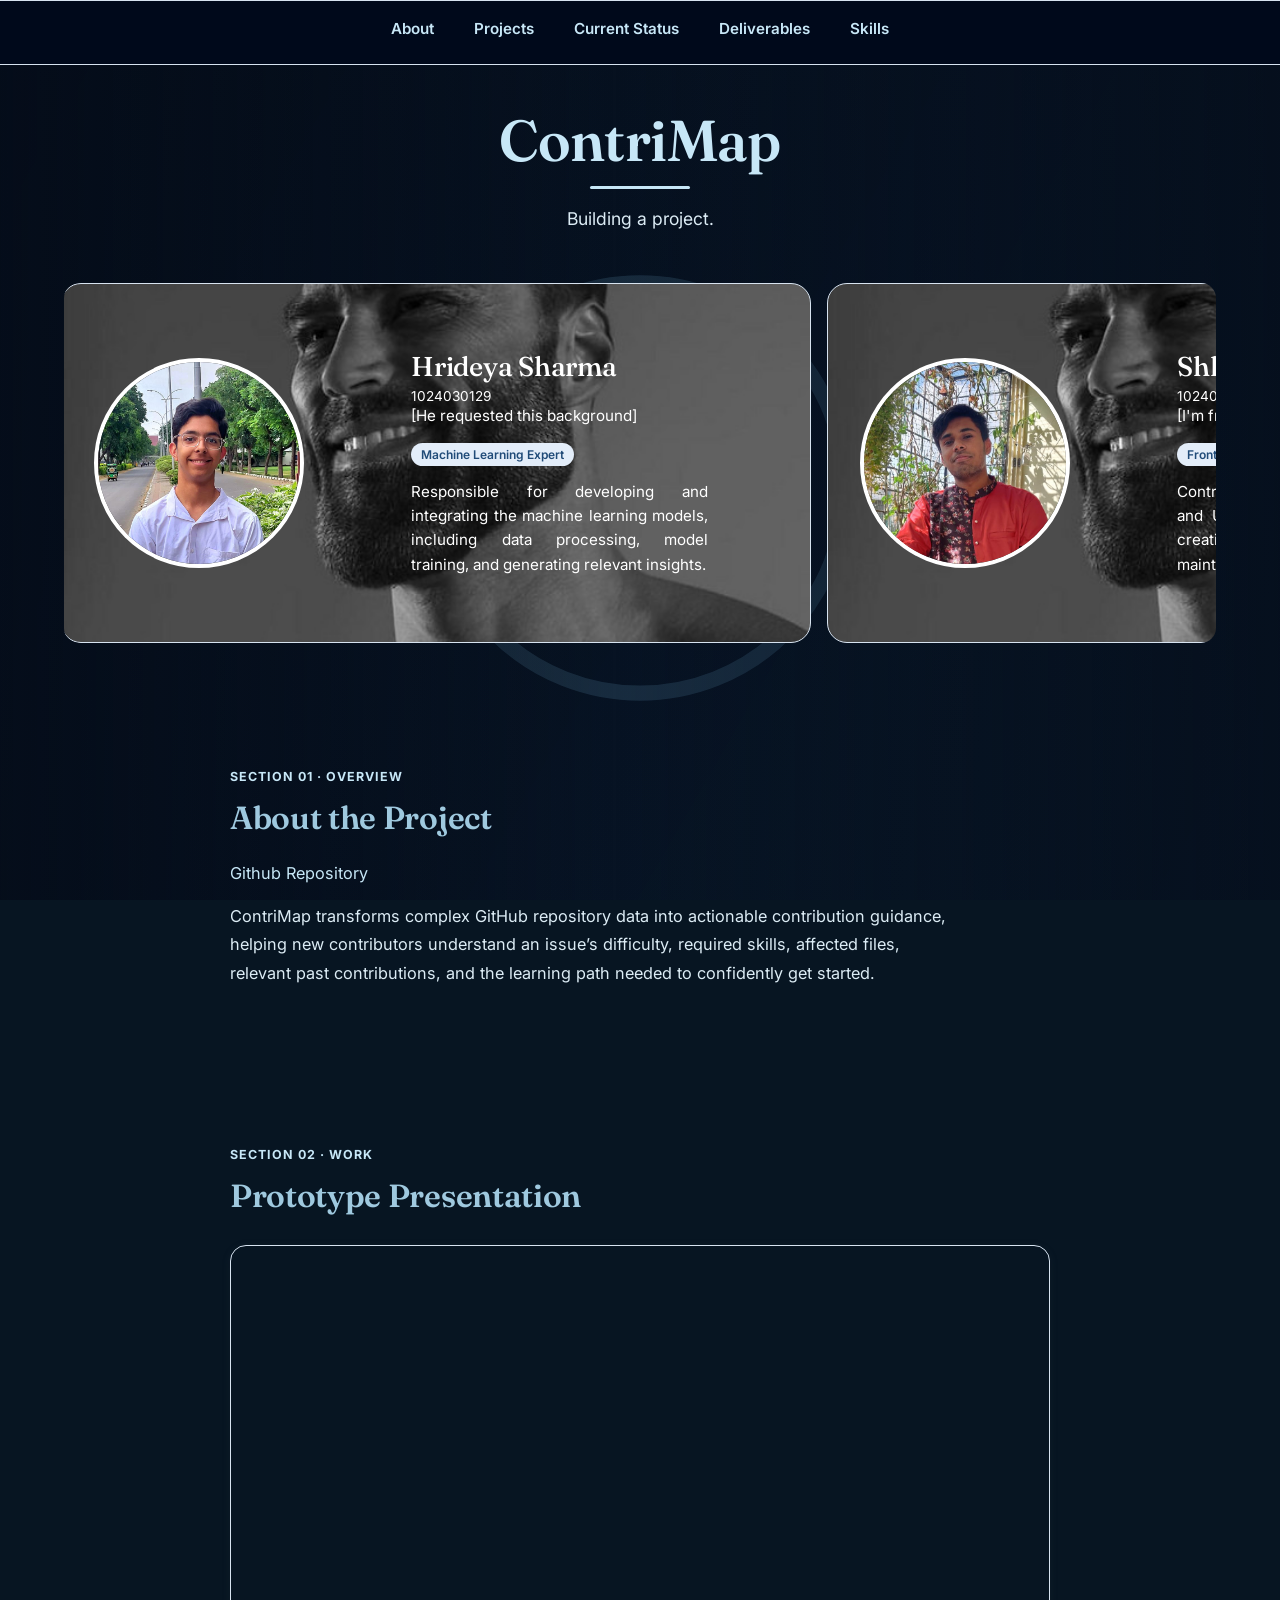
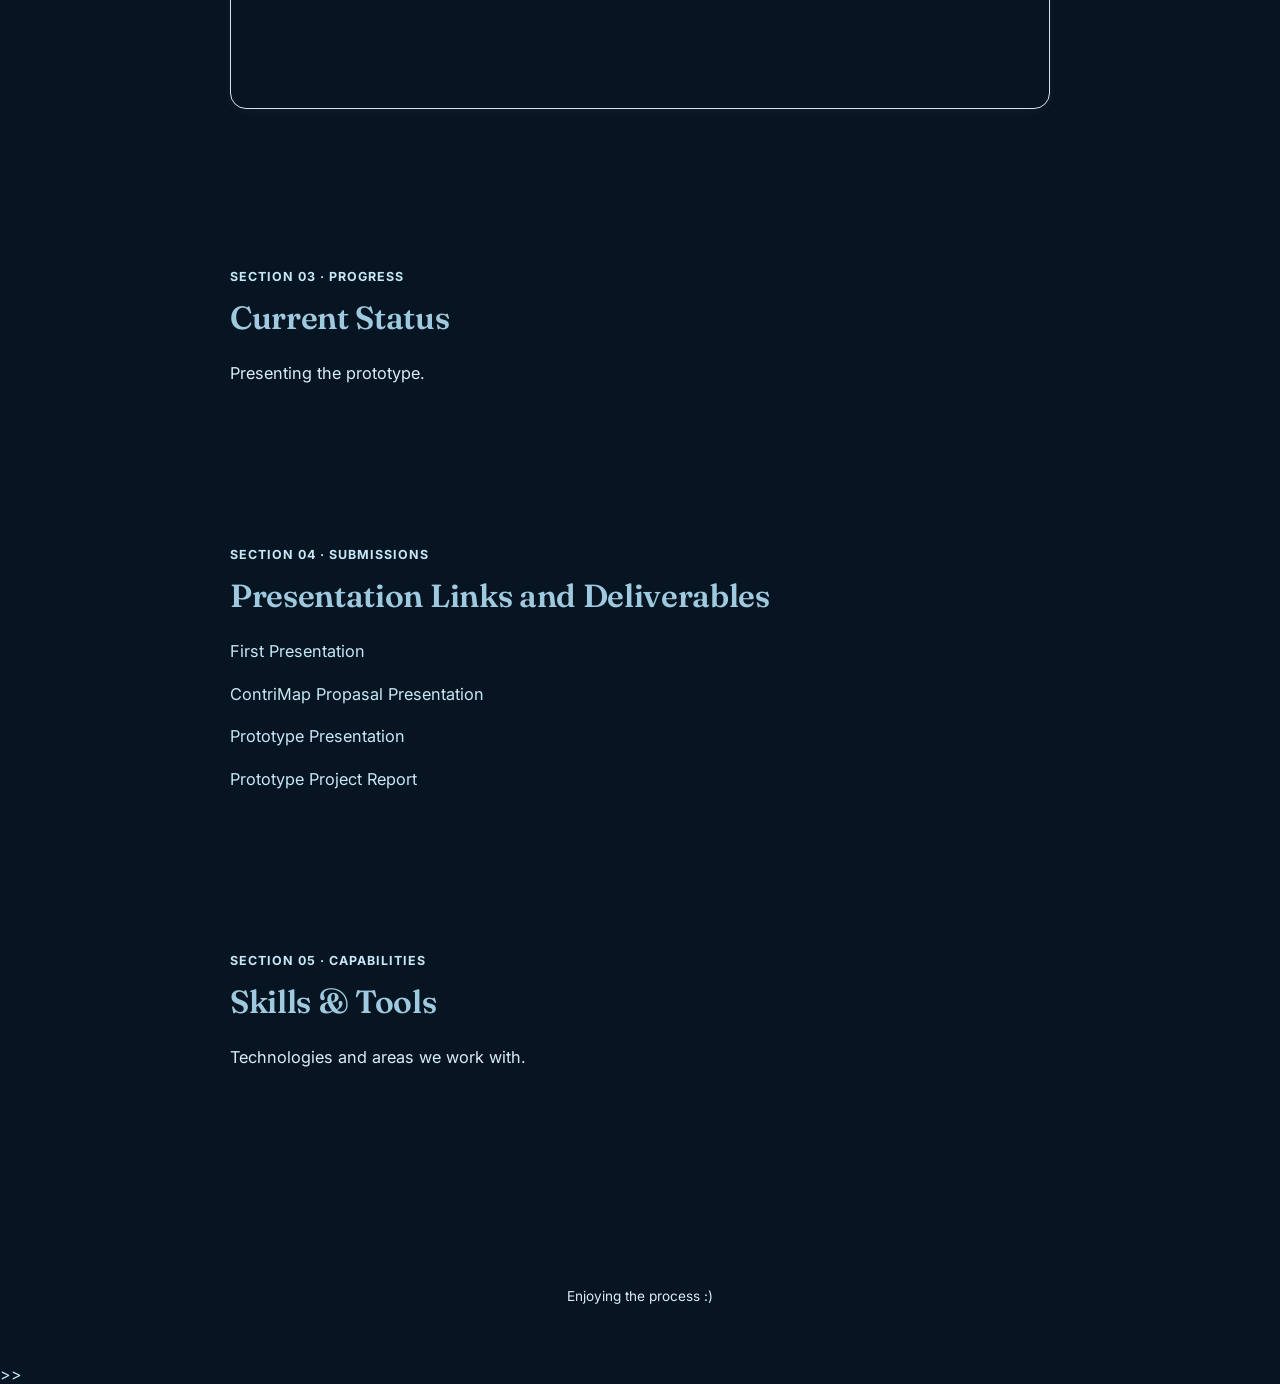
<file: index.html>
<!DOCTYPE html>
<html lang="en">
<head>
<meta charset="UTF-8">
<meta name="viewport" content="width=device-width, initial-scale=1.0">
<title>ContriMap</title>
<link rel="preconnect" href="https://fonts.googleapis.com">
<link href="https://fonts.googleapis.com/css2?family=Fraunces:opsz,wght@9..144,400;9..144,500;9..144,600&family=Inter:wght@400;500;600;700&display=swap" rel="stylesheet">
<link rel="stylesheet" href="style.css">
</head>
<body>

  
  <div class="animated-logo-background" aria-hidden="true">
      <div class="animated-logo-parallax" id="logo">
          <div class="animated-logo-rotation">

              <svg viewBox="0 0 100 100" class="compass">

                  <circle
                      cx="50"
                      cy="55"
                      r="27"
                      fill="none"
                      stroke="currentColor"
                      stroke-width="2"
                  />
                 
                  <polygon
                    id="compassNeedle"
                      points="50,35 53,55 50,75 47,55"
                      fill="none"
                      stroke="currentColor"
                      stroke-width="2"
                  />

              </svg>

          </div>
      </div>
  </div>

    <div class="nav-wrap">
    <nav>
      <a href="#about" class="active">About</a>
      <a href="#projects">Projects</a>
      <a href="#status">Current Status</a>
      <a href="#deliverables">Deliverables</a>
      <a href="#skills">Skills</a>
    </nav>
  </div>
  <div class="hero">
      <h1>ContriMap</h1>
      <div class="hero-underline"></div>
      <p>Building a project.</p>
  </div>

  <!-- TEAM CAROUSEL -->


<div class="carousel">

    <!-- FIRST GROUP -->

    <div class="group">

        <!-- HRIDEYA -->

        <div class="card">

            <div class="card-left">

                <img
                    src="images/hrideya.jpeg"
                    alt="Hrideya Sharma"
                >

                <div class="card-name">

                    <h3>Hrideya Sharma</h3>

                    <span class="roll">
                        1024030129
                    </span>
                    <p>[He requested this background]</p>


                </div>

            </div>


            <div class="card-right">

                <span class="tag">
                    Machine Learning Expert
                </span>

                <p>
                    Responsible for developing and integrating the machine learning models, including data processing, model training, and generating relevant insights.
                    
                </p>

            </div>

        </div>


        <!-- SHLOK -->

        <div class="card">

            <div class="card-left">

                <img
                    src="images/shlok.jpeg"
                    alt="Shlok Shukla"
                >

                <div class="card-name">

                    <h3>Shlok Shukla</h3>

                    <span class="roll">
                        1024030131
                    </span>
                    <p>[I'm from Bangalore and I love my hair]</p>

                </div>

            </div>


            <div class="card-right">

                <span class="tag">
                    Frontend Developer & UI/UX
                </span>

                <p>
                    Contributing to frontend development and UI/UX implementation, focusing on creating interactive components and maintaining a consistent user interface.
                </p>

            </div>

        </div>


        <!-- JATIN -->

        <div class="card">

            <div class="card-left">

                <img
                    src="images/jatin.jpeg"
                    alt="Jatin Garg"
                >

                <div class="card-name">

                    <h3>Jatin Garg</h3>

                    <span class="roll">
                        1024030132
                    </span>
                    <p>[SE ki fullform kya hoti he?]</p>

                </div>

            </div>


            <div class="card-right">

                <span class="tag">
                    Backend Developer
                </span>

                <p>
                    Responsible for developing the backend, APIs, database integration, and handling communication between the frontend and the core system.
                </p>

            </div>

        </div>


        <!-- HIYAANSHI -->

        <div class="card">

            <div class="card-left">

                <img
                    src="images/hiyaanshi.jpeg"
                    alt="Hiyaanshi Makkar"
                >

                <div class="card-name">

                    <h3>Hiyaanshi Makkar</h3>

                    <span class="roll">
                        1024030142
                    </span>
                    <p>[Always hungry]</p>

                </div>

            </div>


            <div class="card-right">

                <span class="tag">
                    Frontend Developer and UI/UX
                </span>

                <p>
                    Responsible for designing the UI/UX and developing the complete frontend of the website, ensuring a responsive, intuitive, and visually consistent user experience.
                </p>

            </div>

        </div>

    </div>


    <!-- =================================
         DUPLICATE GROUP FOR INFINITE LOOP
    ================================== -->

    <div aria-hidden="true" class="group">


        <!-- HRIDEYA -->

        <div class="card">

            <div class="card-left">

                <img
                    src="images/hrideya.jpeg"
                    alt="Hrideya Sharma"
                >

                <div class="card-name">

                    <h3>Hrideya Sharma</h3>

                    <span class="roll">
                        1024030129
                    </span>

                </div>

            </div>


            <div class="card-right">

                <span class="tag">
                    Frontend Developer & UI/UX
                </span>

                <p>
                    Passionate about building intuitive and
                    responsive interfaces and creating seamless
                    user experiences through clean and efficient
                    development.
                </p>

            </div>

        </div>


        <!-- SHLOK -->

        <div class="card">

            <div class="card-left">

                <img
                    src="images/shlok.jpeg"
                    alt="Shlok Shukla"
                >

                <div class="card-name">

                    <h3>Shlok Shukla</h3>

                    <span class="roll">
                        1024030131
                    </span>

                </div>

            </div>


            <div class="card-right">

                <span class="tag">
                    Backend Developer
                </span>

                <p>
                    Focused on developing reliable backend
                    systems, APIs and database-driven
                    functionality for the project.
                </p>

            </div>

        </div>


        <!-- JATIN -->

        <div class="card">

            <div class="card-left">

                <img
                    src="images/jatin.jpeg"
                    alt="Jatin Garg"
                >

                <div class="card-name">

                    <h3>Jatin Garg</h3>

                    <span class="roll">
                        1024030132
                    </span>

                </div>

            </div>


            <div class="card-right">

                <span class="tag">
                    System & Data Developer
                </span>

                <p>
                    Works on system development, data processing
                    and implementing the technical components
                    required for the project.
                </p>

            </div>

        </div>


        <!-- HIYAANSHI -->

        <div class="card">

            <div class="card-left">

                <img
                    src="images/hiyaanshi.jpeg"
                    alt="Hiyaanshi Makkar"
                >

                <div class="card-name">

                    <h3>Hiyaanshi Makkar</h3>

                    <span class="roll">
                        1024030142
                    </span>

                </div>

            </div>


            <div class="card-right">

                <span class="tag">
                    Frontend & Project Integration
                </span>

                <p>
                    Focused on frontend development, integrating
                    project components and creating a clean and
                    engaging user experience.
                </p>

            </div>

        </div>


    </div>

</div>


  <main>

    <section id="about">
      <span class="eyebrow">Section 01 · Overview</span>
      <h2>About the Project</h2>
      <p><a href="https://github.com/hrideya163/Software_Engineering_Project">Github Repository</a></p>
      <p>ContriMap transforms complex GitHub repository data into actionable contribution guidance, helping new contributors understand an issue’s difficulty, required skills, affected files, relevant past contributions, and the learning path needed to confidently get started.</p>
    </section>

    <section id="projects">

    <span class="eyebrow">Section 02 · Work</span>

    <h2>Prototype Presentation</h2>

    <!-- <p>
        Explore our project presentation below.
    </p> -->

    <div class="canva-container">
        <iframe
            loading="lazy"
            src="https://www.canva.com/design/DAHVPVtm-g4/EsQyCJB9OmmEq3f5s0_-bQ/view?embed"
            allowfullscreen
            allow="fullscreen">
        </iframe>
    </div>

    <!-- <div class="presentation-link">
        <a
            href="https://www.canva.com/design/DAHVPVtm-g4/EsQyCJB9OmmEq3f5s0_-bQ/view"
            target="_blank"
            rel="noopener">
            Open Presentation in Canva ↗
        </a>
    </div> -->

</section>

    <section id="status">
      <span class="eyebrow">Section 03 · Progress</span>
      <h2>Current Status</h2>
      <p>Presenting the prototype.</p>
    </section>

    <section id="deliverables">
      <span class="eyebrow">Section 04 · Submissions</span>
      <h2>Presentation Links and Deliverables</h2>
      <p><a href="https://docs.google.com/presentation/d/1nsrLdVQEng-svzZ3mW-jrxJIvBsD0Khr/edit?usp=sharing&ouid=112269358252437703472&rtpof=true&sd=true">First Presentation</a></p>
      <p><a href="https://www.canva.com/design/DAHVPVtm-g4/Ew0lavxg81UeB-TAtbXYuA/edit">ContriMap Propasal Presentation</a></p>
      <p><a href="https://www.canva.com/design/DAHSDZvYA0w/GR5urK_zDu-Jpf8V-SK8dQ/edit">Prototype Presentation</a></p>
      <p><a href="https://docs.google.com/document/d/1Yja2KAQCgLkeIUvGAHBU_cCnDzSzdvW6f0jgrIqN2_g/edit?usp=sharing">Prototype Project Report</a></p>

    </section>

    <section id="skills">
      <span class="eyebrow">Section 05 · Capabilities</span>
      <h2>Skills &amp; Tools</h2>
      <p>Technologies and areas we work with.</p>
      <!-- <div class="card-list">
        <div class="card"><h3>Skill Area</h3><p>Brief note on tools or techniques used here.</p></div>
        <div class="card"><h3>Skill Area</h3><p>Brief note on tools or techniques used here.</p></div>
        <div class="card"><h3>Skill Area</h3><p>Brief note on tools or techniques used here.</p></div>
      </div> -->
    </section>

  </main>

  <footer>
    Enjoying the process :&#41
  </footer>

  <script src="script.js"></script>

</body>
</html>
>>
</file>
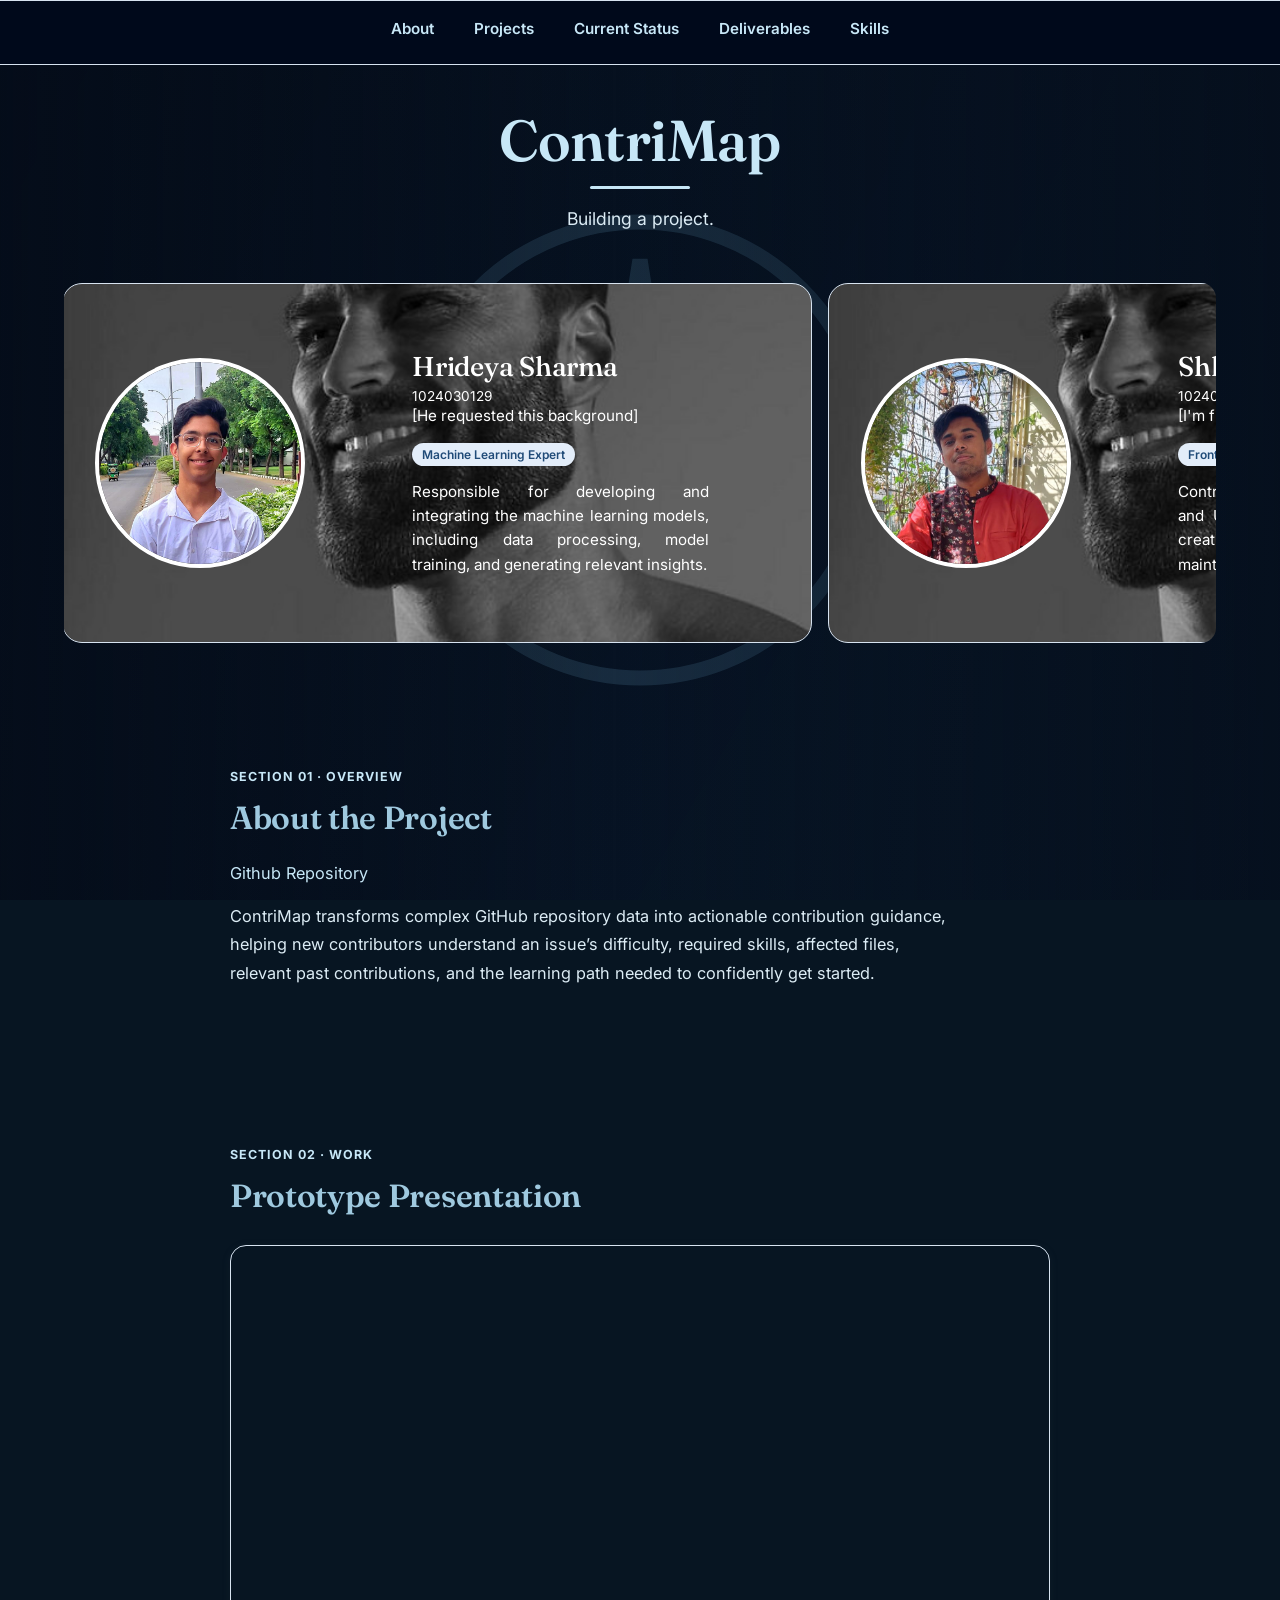
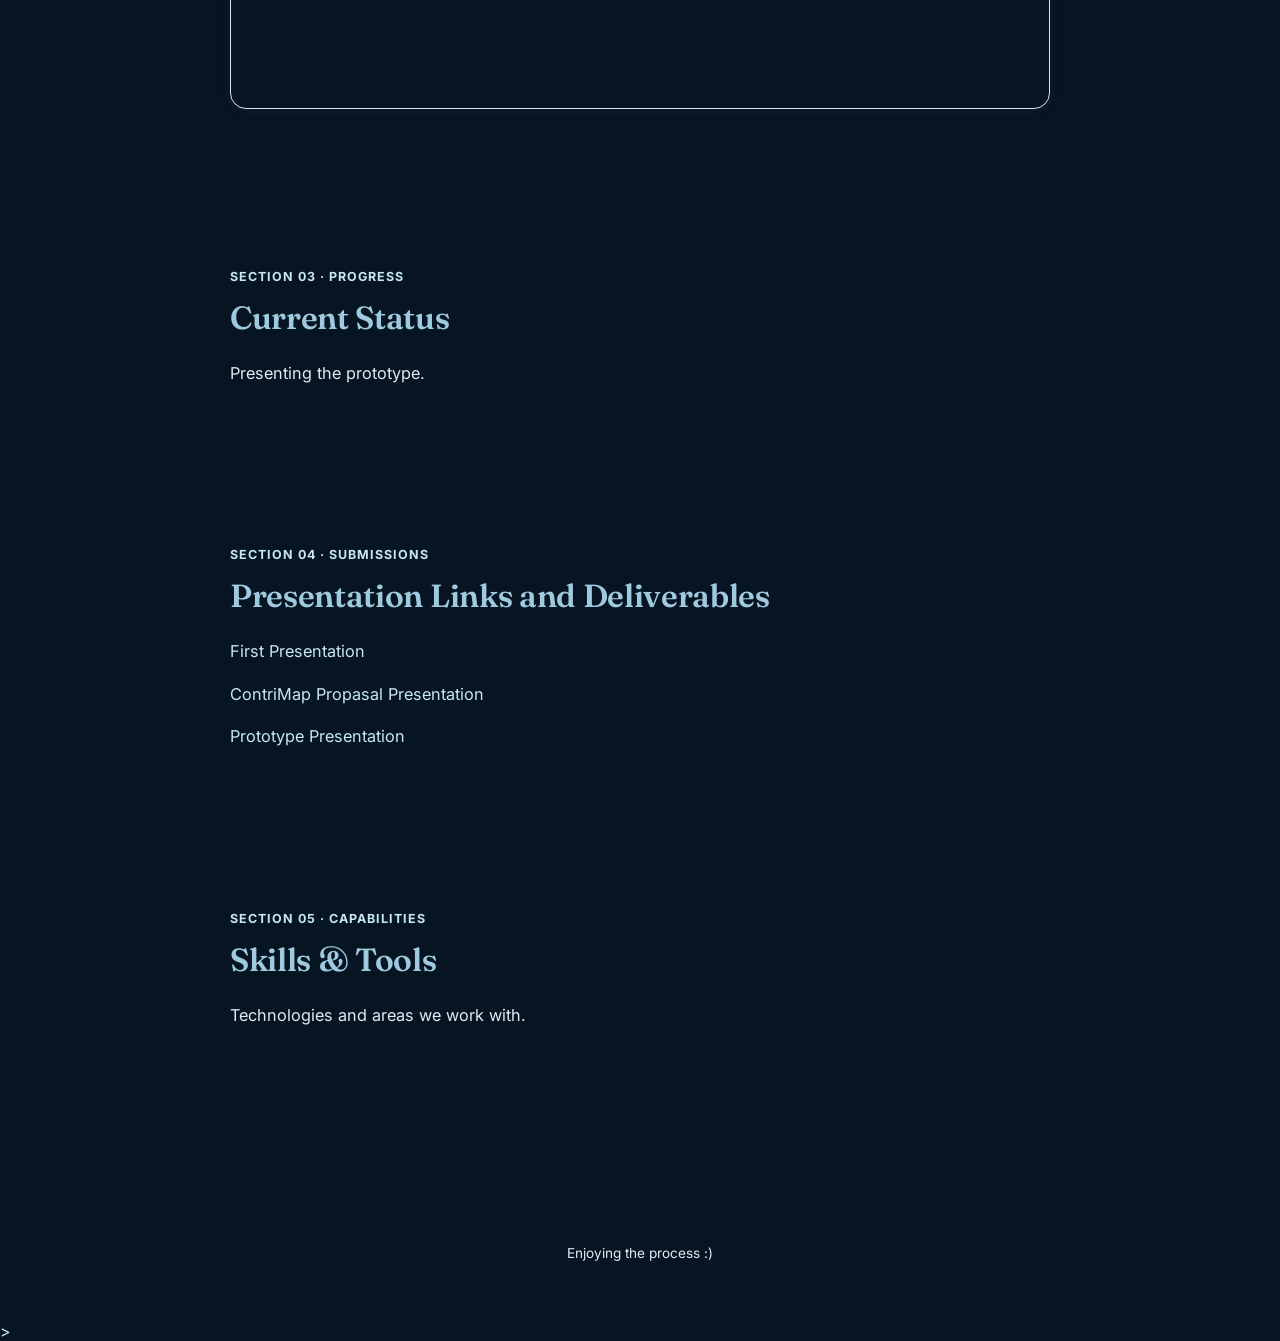
<file: index (1).html>
<!DOCTYPE html>
<html lang="en">
<head>
<meta charset="UTF-8">
<meta name="viewport" content="width=device-width, initial-scale=1.0">
<title>ContriMap</title>
<link rel="preconnect" href="https://fonts.googleapis.com">
<link href="https://fonts.googleapis.com/css2?family=Fraunces:opsz,wght@9..144,400;9..144,500;9..144,600&family=Inter:wght@400;500;600;700&display=swap" rel="stylesheet">
<link rel="stylesheet" href="style.css">
</head>
<body>

  
  <div class="animated-logo-background" aria-hidden="true">
      <div class="animated-logo-parallax" id="logo">
          <div class="animated-logo-rotation">

              <svg viewBox="0 0 100 100" class="compass">

                  <circle
                      cx="50"
                      cy="50"
                      r="30"
                      fill="none"
                      stroke="currentColor"
                      stroke-width="2"
                  />

                  
                  <polygon
                      points="50,25 54,50 50,75 46,50"
                      fill="none"
                      stroke="currentColor"
                      stroke-width="2"
                  />

              </svg>

          </div>
      </div>
  </div>

    <div class="nav-wrap">
    <nav>
      <a href="#about" class="active">About</a>
      <a href="#projects">Projects</a>
      <a href="#status">Current Status</a>
      <a href="#deliverables">Deliverables</a>
      <a href="#skills">Skills</a>
    </nav>
  </div>
  <div class="hero">
      <h1>ContriMap</h1>
      <div class="hero-underline"></div>
      <p>Building a project.</p>
  </div>

  <!-- TEAM CAROUSEL -->


<div class="carousel">

    <!-- FIRST GROUP -->

    <div class="group">

        <!-- HRIDEYA -->

        <div class="card">

            <div class="card-left">

                <img
                    src="images/hrideya.jpeg"
                    alt="Hrideya Sharma"
                >

                <div class="card-name">

                    <h3>Hrideya Sharma</h3>

                    <span class="roll">
                        1024030129
                    </span>
                    <p>[He requested this background]</p>


                </div>

            </div>


            <div class="card-right">

                <span class="tag">
                    Machine Learning Expert
                </span>

                <p>
                    Responsible for developing and integrating the machine learning models, including data processing, model training, and generating relevant insights.
                    
                </p>

            </div>

        </div>


        <!-- SHLOK -->

        <div class="card">

            <div class="card-left">

                <img
                    src="images/shlok.jpeg"
                    alt="Shlok Shukla"
                >

                <div class="card-name">

                    <h3>Shlok Shukla</h3>

                    <span class="roll">
                        1024030131
                    </span>
                    <p>[I'm from Bangalore and I love my hair]</p>

                </div>

            </div>


            <div class="card-right">

                <span class="tag">
                    Frontend Developer & UI/UX
                </span>

                <p>
                    Contributing to frontend development and UI/UX implementation, focusing on creating interactive components and maintaining a consistent user interface.
                </p>

            </div>

        </div>


        <!-- JATIN -->

        <div class="card">

            <div class="card-left">

                <img
                    src="images/jatin.jpeg"
                    alt="Jatin Garg"
                >

                <div class="card-name">

                    <h3>Jatin Garg</h3>

                    <span class="roll">
                        1024030132
                    </span>
                    <p>[SE ki fullform kya hoti he?]</p>

                </div>

            </div>


            <div class="card-right">

                <span class="tag">
                    Backend Developer
                </span>

                <p>
                    Responsible for developing the backend, APIs, database integration, and handling communication between the frontend and the core system.
                </p>

            </div>

        </div>


        <!-- HIYAANSHI -->

        <div class="card">

            <div class="card-left">

                <img
                    src="images/hiyaanshi.jpeg"
                    alt="Hiyaanshi Makkar"
                >

                <div class="card-name">

                    <h3>Hiyaanshi Makkar</h3>

                    <span class="roll">
                        1024030142
                    </span>
                    <p>[Always hungry]</p>

                </div>

            </div>


            <div class="card-right">

                <span class="tag">
                    Frontend Developer and UI/UX
                </span>

                <p>
                    Responsible for designing the UI/UX and developing the complete frontend of the website, ensuring a responsive, intuitive, and visually consistent user experience.
                </p>

            </div>

        </div>

    </div>


    <!-- =================================
         DUPLICATE GROUP FOR INFINITE LOOP
    ================================== -->

    <div aria-hidden="true" class="group">


        <!-- HRIDEYA -->

        <div class="card">

            <div class="card-left">

                <img
                    src="images/hrideya.jpeg"
                    alt="Hrideya Sharma"
                >

                <div class="card-name">

                    <h3>Hrideya Sharma</h3>

                    <span class="roll">
                        1024030129
                    </span>

                </div>

            </div>


            <div class="card-right">

                <span class="tag">
                    Frontend Developer & UI/UX
                </span>

                <p>
                    Passionate about building intuitive and
                    responsive interfaces and creating seamless
                    user experiences through clean and efficient
                    development.
                </p>

            </div>

        </div>


        <!-- SHLOK -->

        <div class="card">

            <div class="card-left">

                <img
                    src="images/shlok.jpeg"
                    alt="Shlok Shukla"
                >

                <div class="card-name">

                    <h3>Shlok Shukla</h3>

                    <span class="roll">
                        1024030131
                    </span>

                </div>

            </div>


            <div class="card-right">

                <span class="tag">
                    Backend Developer
                </span>

                <p>
                    Focused on developing reliable backend
                    systems, APIs and database-driven
                    functionality for the project.
                </p>

            </div>

        </div>


        <!-- JATIN -->

        <div class="card">

            <div class="card-left">

                <img
                    src="images/jatin.jpeg"
                    alt="Jatin Garg"
                >

                <div class="card-name">

                    <h3>Jatin Garg</h3>

                    <span class="roll">
                        1024030132
                    </span>

                </div>

            </div>


            <div class="card-right">

                <span class="tag">
                    System & Data Developer
                </span>

                <p>
                    Works on system development, data processing
                    and implementing the technical components
                    required for the project.
                </p>

            </div>

        </div>


        <!-- HIYAANSHI -->

        <div class="card">

            <div class="card-left">

                <img
                    src="images/hiyaanshi.jpeg"
                    alt="Hiyaanshi Makkar"
                >

                <div class="card-name">

                    <h3>Hiyaanshi Makkar</h3>

                    <span class="roll">
                        1024030142
                    </span>

                </div>

            </div>


            <div class="card-right">

                <span class="tag">
                    Frontend & Project Integration
                </span>

                <p>
                    Focused on frontend development, integrating
                    project components and creating a clean and
                    engaging user experience.
                </p>

            </div>

        </div>


    </div>

</div>


  <main>

    <section id="about">
      <span class="eyebrow">Section 01 · Overview</span>
      <h2>About the Project</h2>
      <p><a href="https://github.com/hrideya163/Software_Engineering_Project">Github Repository</a></p>
      <p>ContriMap transforms complex GitHub repository data into actionable contribution guidance, helping new contributors understand an issue’s difficulty, required skills, affected files, relevant past contributions, and the learning path needed to confidently get started.</p>
    </section>

    <section id="projects">

    <span class="eyebrow">Section 02 · Work</span>

    <h2>Prototype Presentation</h2>

    <!-- <p>
        Explore our project presentation below.
    </p> -->

    <div class="canva-container">
        <iframe
            loading="lazy"
            src="https://www.canva.com/design/DAHVPVtm-g4/EsQyCJB9OmmEq3f5s0_-bQ/view?embed"
            allowfullscreen
            allow="fullscreen">
        </iframe>
    </div>

    <!-- <div class="presentation-link">
        <a
            href="https://www.canva.com/design/DAHVPVtm-g4/EsQyCJB9OmmEq3f5s0_-bQ/view"
            target="_blank"
            rel="noopener">
            Open Presentation in Canva ↗
        </a>
    </div> -->

</section>

    <section id="status">
      <span class="eyebrow">Section 03 · Progress</span>
      <h2>Current Status</h2>
      <p>Presenting the prototype.</p>
    </section>

    <section id="deliverables">
      <span class="eyebrow">Section 04 · Submissions</span>
      <h2>Presentation Links and Deliverables</h2>
      <p><a href="https://docs.google.com/presentation/d/1nsrLdVQEng-svzZ3mW-jrxJIvBsD0Khr/edit?usp=sharing&ouid=112269358252437703472&rtpof=true&sd=true">First Presentation</a></p>
      <p><a href="https://www.canva.com/design/DAHVPVtm-g4/Ew0lavxg81UeB-TAtbXYuA/edit">ContriMap Propasal Presentation</a></p>
      <p><a href="https://www.canva.com/design/DAHSDZvYA0w/GR5urK_zDu-Jpf8V-SK8dQ/edit">Prototype Presentation</a></p>
    </section>

    <section id="skills">
      <span class="eyebrow">Section 05 · Capabilities</span>
      <h2>Skills &amp; Tools</h2>
      <p>Technologies and areas we work with.</p>
      <!-- <div class="card-list">
        <div class="card"><h3>Skill Area</h3><p>Brief note on tools or techniques used here.</p></div>
        <div class="card"><h3>Skill Area</h3><p>Brief note on tools or techniques used here.</p></div>
        <div class="card"><h3>Skill Area</h3><p>Brief note on tools or techniques used here.</p></div>
      </div> -->
    </section>

  </main>

  <footer>
    Enjoying the process :&#41
  </footer>

  <script src="script.js"></script>

</body>
</html>
>
</file>
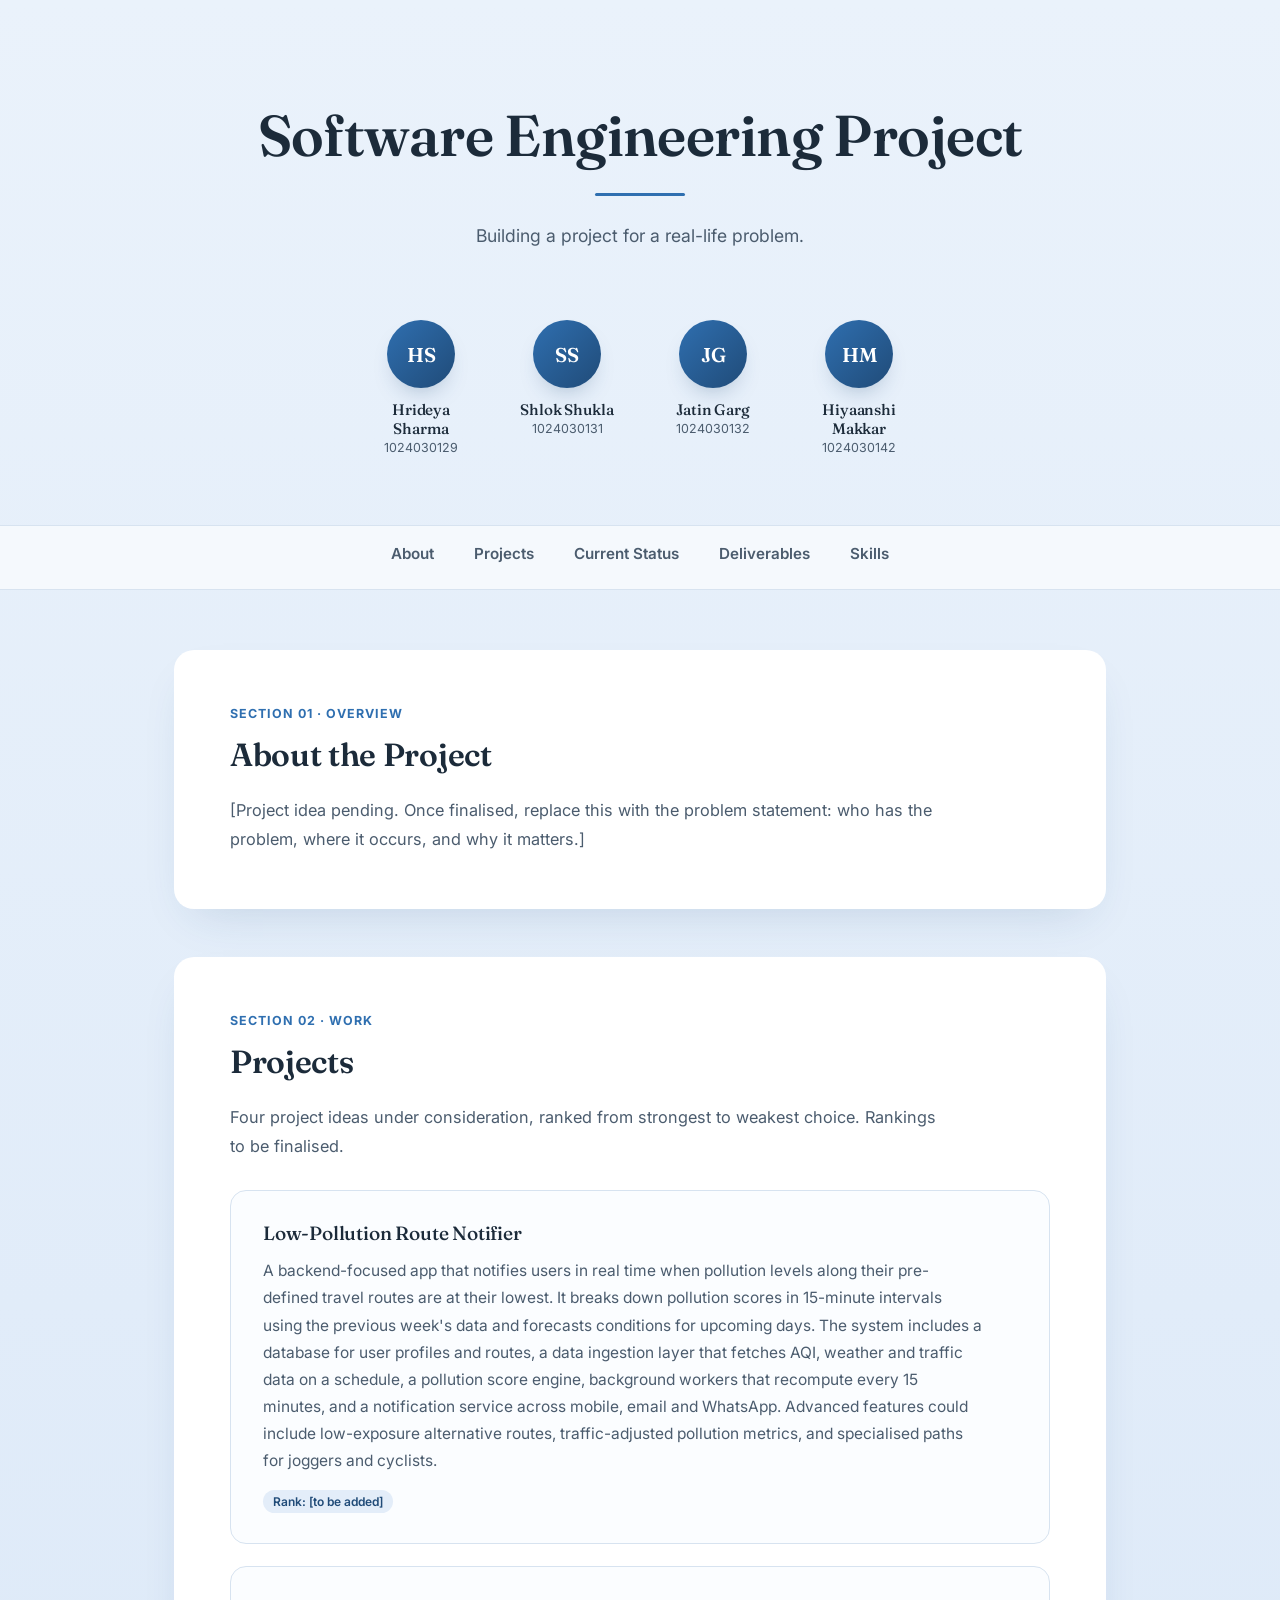
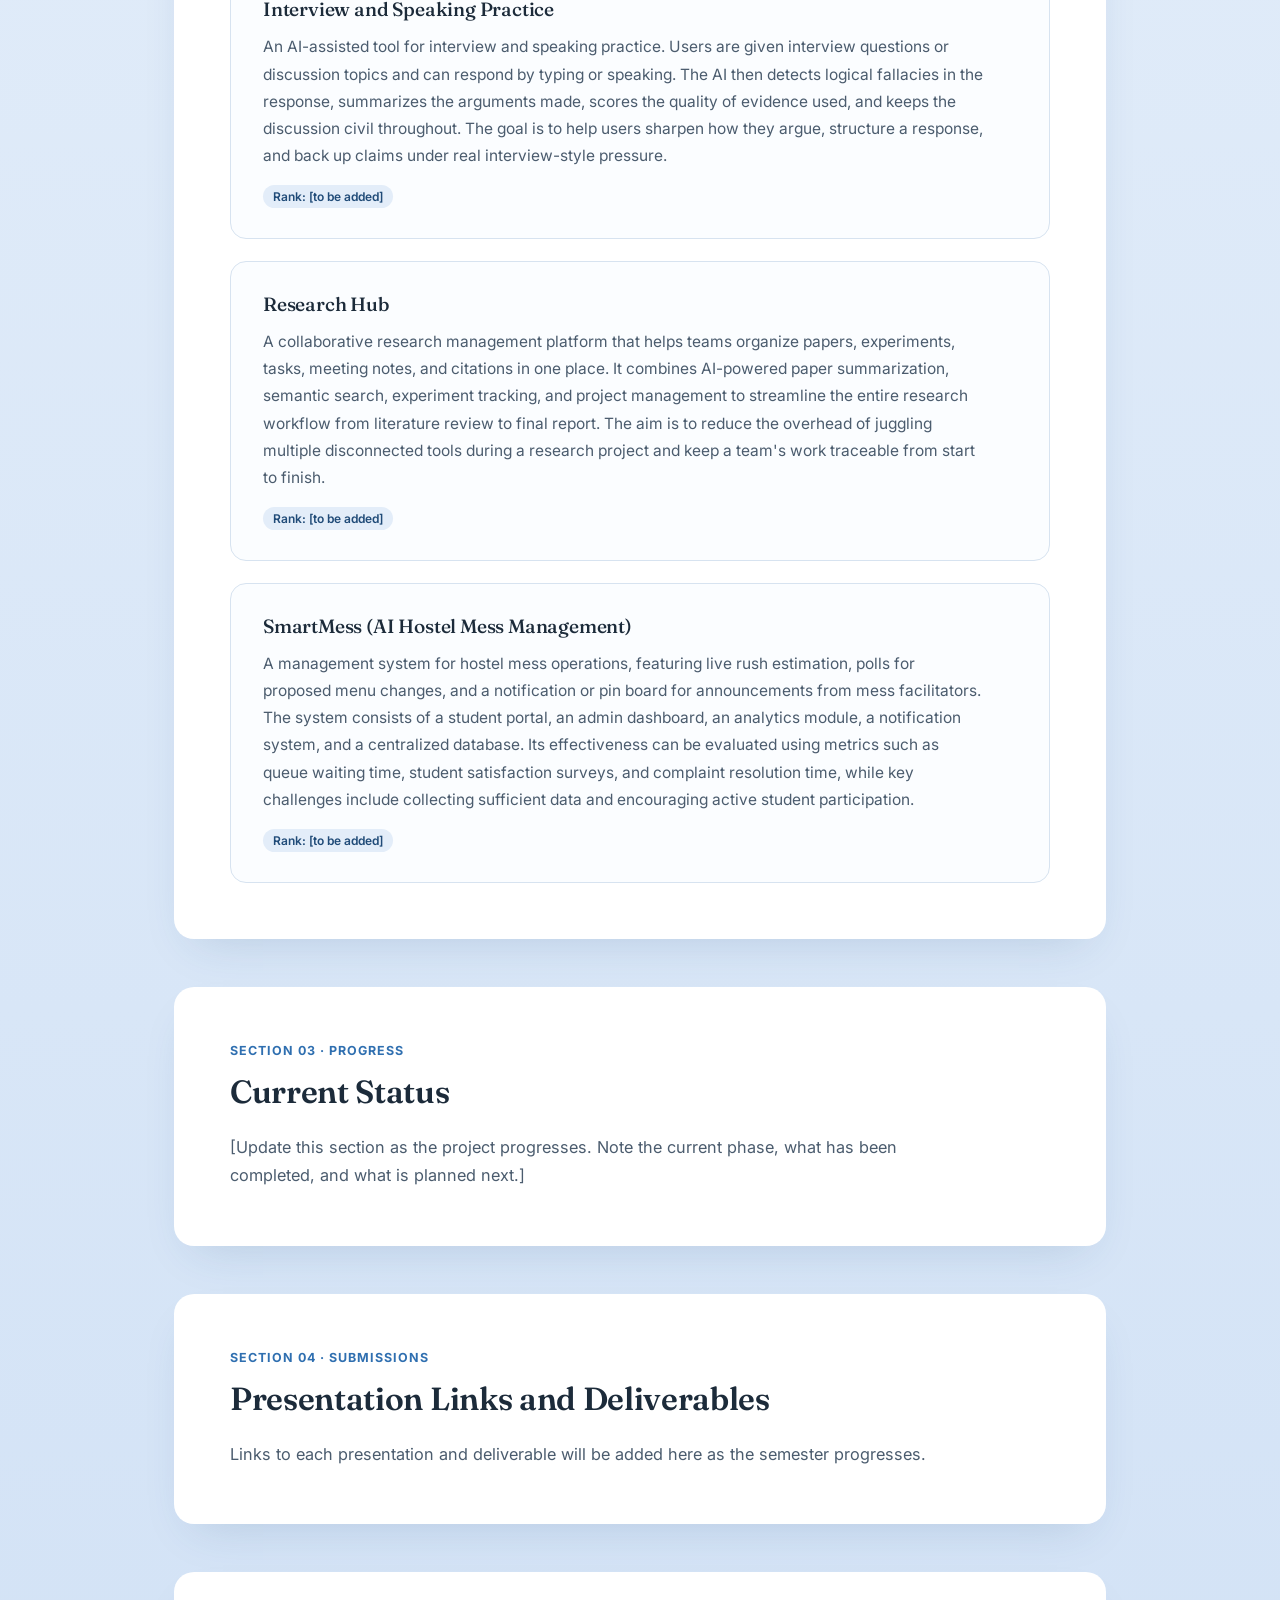
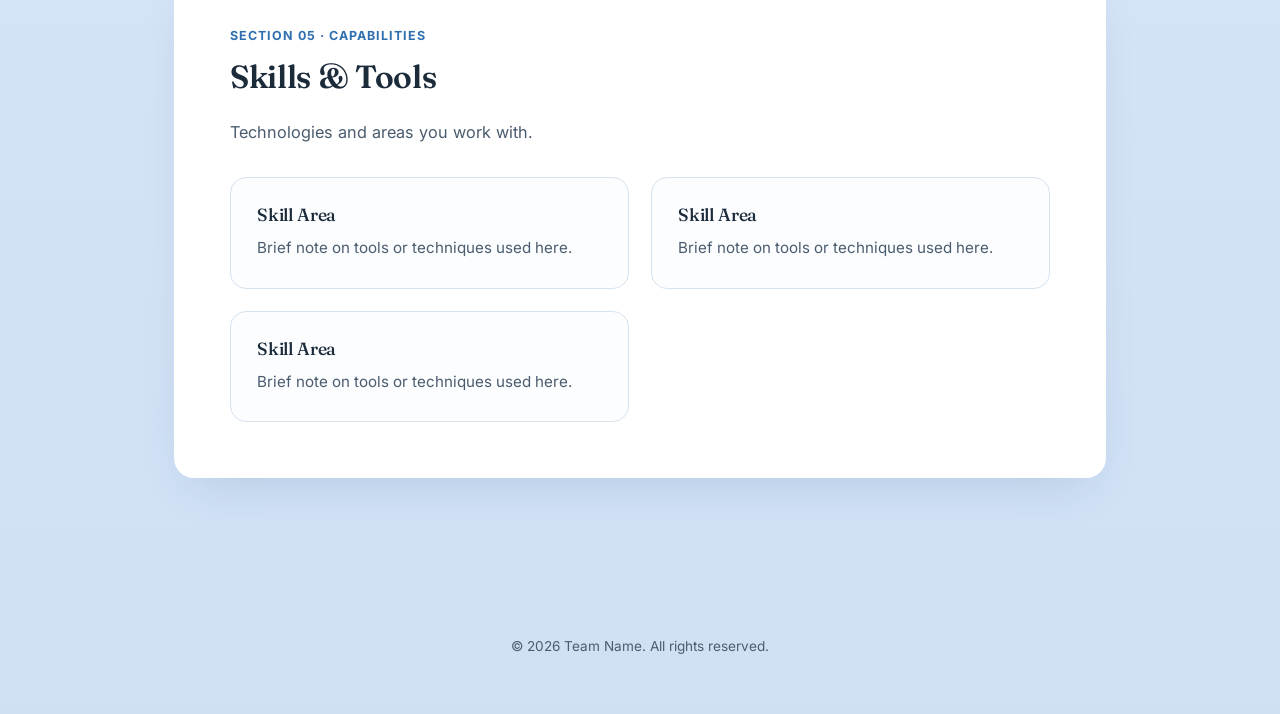
<file: index_2.html>
<!DOCTYPE html>
<html lang="en">
<head>
<meta charset="UTF-8">
<meta name="viewport" content="width=device-width, initial-scale=1.0">
<title>Team Portfolio</title>
<link rel="preconnect" href="https://fonts.googleapis.com">
<link href="https://fonts.googleapis.com/css2?family=Fraunces:opsz,wght@9..144,400;9..144,500;9..144,600&family=Inter:wght@400;500;600;700&display=swap" rel="stylesheet">
<style>
  :root {
    --bg-top: #eaf2fb;
    --bg-bottom: #cfe0f5;
    --panel: #ffffff;
    --ink: #1c2b3a;
    --ink-soft: #4b5c6e;
    --accent: #2f6fb0;
    --accent-deep: #204b78;
    --line: #d7e3f0;
    --nav-bg: #f5f9fd;
  }

  * { box-sizing: border-box; margin: 0; padding: 0; }

  html { scroll-behavior: smooth; }

  body {
    font-family: 'Inter', sans-serif;
    color: var(--ink);
    background: linear-gradient(180deg, var(--bg-top) 0%, var(--bg-bottom) 100%);
    min-height: 100vh;
  }

  h1, h2, h3 {
    font-family: 'Fraunces', serif;
    color: var(--ink);
    letter-spacing: -0.01em;
  }

  a { color: var(--accent); text-decoration: none; }

  /* HERO */
  .hero {
    padding: 100px 24px 70px;
    text-align: center;
  }

  .hero h1 {
    font-size: clamp(2.4rem, 5vw, 3.6rem);
    font-weight: 600;
  }

  .hero-underline {
    width: 90px;
    height: 3px;
    background: var(--accent);
    margin: 22px auto 26px;
    border-radius: 2px;
  }

  .hero p {
    font-size: 1.1rem;
    color: var(--ink-soft);
    max-width: 620px;
    margin: 0 auto;
    line-height: 1.6;
  }

  /* TEAM STRIP */
  .team-strip {
    display: flex;
    justify-content: center;
    flex-wrap: wrap;
    gap: 36px;
    padding: 0 24px 70px;
  }

  .strip-member {
    display: flex;
    flex-direction: column;
    align-items: center;
    text-align: center;
    width: 110px;
  }

  .strip-avatar {
    width: 68px;
    height: 68px;
    border-radius: 50%;
    background: linear-gradient(135deg, var(--accent), var(--accent-deep));
    display: flex;
    align-items: center;
    justify-content: center;
    color: #fff;
    font-family: 'Fraunces', serif;
    font-size: 1.25rem;
    font-weight: 600;
    margin-bottom: 12px;
    box-shadow: 0 12px 24px -12px rgba(32, 75, 120, 0.4);
  }

  .strip-member h3 {
    font-size: 0.95rem;
    font-weight: 500;
    margin-bottom: 2px;
  }

  .strip-member span {
    font-size: 0.78rem;
    color: var(--ink-soft);
  }

  /* NAV */
  .nav-wrap {
    background: var(--nav-bg);
    border-top: 1px solid var(--line);
    border-bottom: 1px solid var(--line);
    position: sticky;
    top: 0;
    z-index: 50;
  }

  nav {
    max-width: 1000px;
    margin: 0 auto;
    display: flex;
    justify-content: center;
    gap: 40px;
    padding: 18px 24px;
    flex-wrap: wrap;
  }

  nav a {
    font-size: 0.95rem;
    font-weight: 600;
    color: var(--ink-soft);
    padding-bottom: 6px;
    border-bottom: 2px solid transparent;
    transition: color 0.2s ease, border-color 0.2s ease;
  }

  nav a:hover,
  nav a.active {
    color: var(--accent-deep);
    border-color: var(--accent);
  }

  /* SECTIONS */
  main {
    max-width: 980px;
    margin: 0 auto;
    padding: 60px 24px 120px;
    display: flex;
    flex-direction: column;
    gap: 48px;
  }

  section {
    background: var(--panel);
    border-radius: 20px;
    padding: 56px;
    box-shadow: 0 20px 45px -20px rgba(32, 75, 120, 0.18);
    position: relative;
  }

  .eyebrow {
    font-size: 0.78rem;
    font-weight: 700;
    letter-spacing: 0.08em;
    text-transform: uppercase;
    color: var(--accent);
    display: block;
    margin-bottom: 14px;
  }

  section h2 {
    font-size: 2rem;
    font-weight: 600;
    margin-bottom: 22px;
  }

  section p {
    color: var(--ink-soft);
    line-height: 1.75;
    font-size: 1.02rem;
    max-width: 720px;
  }

  section p + p { margin-top: 14px; }

  /* TEAM GRID */
  .team-grid {
    display: grid;
    grid-template-columns: repeat(auto-fit, minmax(200px, 1fr));
    gap: 26px;
    margin-top: 30px;
  }

  .member {
    text-align: center;
    padding: 26px 16px;
    border: 1px solid var(--line);
    border-radius: 16px;
    transition: transform 0.2s ease, box-shadow 0.2s ease;
  }

  .member:hover {
    transform: translateY(-4px);
    box-shadow: 0 14px 30px -16px rgba(32, 75, 120, 0.3);
  }

  .avatar {
    width: 78px;
    height: 78px;
    border-radius: 50%;
    background: linear-gradient(135deg, var(--accent), var(--accent-deep));
    margin: 0 auto 16px;
    display: flex;
    align-items: center;
    justify-content: center;
    color: #fff;
    font-family: 'Fraunces', serif;
    font-size: 1.4rem;
    font-weight: 600;
  }

  .member h3 {
    font-size: 1.05rem;
    font-weight: 500;
    margin-bottom: 4px;
  }

  .member span {
    font-size: 0.85rem;
    color: var(--ink-soft);
  }

  /* PROJECT TILES (vertical layout, ranked) */
  .project-tile-list {
    display: flex;
    flex-direction: column;
    gap: 22px;
    margin-top: 30px;
  }

  .project-tile {
    border: 1px solid var(--line);
    border-radius: 16px;
    padding: 30px 32px;
    background: #fbfdff;
  }

  .project-tile h3 {
    font-size: 1.2rem;
    font-weight: 500;
    margin-bottom: 12px;
  }

  .project-tile p {
    font-size: 0.97rem;
  }

  .rank-tag {
    display: inline-block;
    font-size: 0.75rem;
    font-weight: 600;
    color: var(--accent-deep);
    background: #e3edf9;
    padding: 4px 10px;
    border-radius: 100px;
    margin-top: 16px;
  }

  /* PROJECT / CARD LIST */
  .card-list {
    display: grid;
    grid-template-columns: repeat(auto-fit, minmax(260px, 1fr));
    gap: 22px;
    margin-top: 30px;
  }

  .card {
    border: 1px solid var(--line);
    border-radius: 16px;
    padding: 26px;
    background: #fbfdff;
  }

  .card h3 {
    font-size: 1.1rem;
    font-weight: 500;
    margin-bottom: 10px;
  }

  .card p {
    font-size: 0.95rem;
  }

  .tag {
    display: inline-block;
    font-size: 0.75rem;
    font-weight: 600;
    color: var(--accent-deep);
    background: #e3edf9;
    padding: 4px 10px;
    border-radius: 100px;
    margin-top: 14px;
  }

  /* CONTACT */
  .contact-row {
    display: flex;
    gap: 16px;
    margin-top: 26px;
    flex-wrap: wrap;
  }

  .btn {
    display: inline-block;
    padding: 13px 26px;
    border-radius: 100px;
    font-weight: 600;
    font-size: 0.95rem;
  }

  .btn-primary {
    background: var(--accent);
    color: #fff;
  }

  .btn-primary:hover { background: var(--accent-deep); }

  .btn-secondary {
    border: 1px solid var(--line);
    color: var(--ink);
  }

  .btn-secondary:hover { border-color: var(--accent); color: var(--accent-deep); }

  footer {
    text-align: center;
    padding: 40px 24px 60px;
    color: var(--ink-soft);
    font-size: 0.85rem;
  }

  @media (max-width: 640px) {
    section { padding: 34px 24px; }
    nav { gap: 20px; }
  }
</style>
</head>
<body>

  <div class="hero">
    <h1>Software Engineering Project</h1>
    <div class="hero-underline"></div>
    <p>Building a project for a real-life problem.</p>
  </div>

  <div class="team-strip">
    <div class="strip-member">
      <div class="strip-avatar">HS</div>
      <h3>Hrideya Sharma</h3>
      <span>1024030129</span>
    </div>
    <div class="strip-member">
      <div class="strip-avatar">SS</div>
      <h3>Shlok Shukla</h3>
      <span>1024030131</span>
    </div>
    <div class="strip-member">
      <div class="strip-avatar">JG</div>
      <h3>Jatin Garg</h3>
      <span>1024030132</span>
    </div>
    <div class="strip-member">
      <div class="strip-avatar">HM</div>
      <h3>Hiyaanshi Makkar</h3>
      <span>1024030142</span>
    </div>
  </div>

  <div class="nav-wrap">
    <nav>
      <a href="#about" class="active">About</a>
      <a href="#projects">Projects</a>
      <a href="#status">Current Status</a>
      <a href="#deliverables">Deliverables</a>
      <a href="#skills">Skills</a>
    </nav>
  </div>

  <main>

    <section id="about">
      <span class="eyebrow">Section 01 · Overview</span>
      <h2>About the Project</h2>
      <p>[Project idea pending. Once finalised, replace this with the problem statement: who has the problem, where it occurs, and why it matters.]</p>
    </section>

    <section id="projects">
      <span class="eyebrow">Section 02 · Work</span>
      <h2>Projects</h2>
      <p>Four project ideas under consideration, ranked from strongest to weakest choice. Rankings to be finalised.</p>
      <div class="project-tile-list">
        <div class="project-tile">
          <h3>Low-Pollution Route Notifier</h3>
          <p>A backend-focused app that notifies users in real time when pollution levels along their pre-defined travel routes are at their lowest. It breaks down pollution scores in 15-minute intervals using the previous week's data and forecasts conditions for upcoming days. The system includes a database for user profiles and routes, a data ingestion layer that fetches AQI, weather and traffic data on a schedule, a pollution score engine, background workers that recompute every 15 minutes, and a notification service across mobile, email and WhatsApp. Advanced features could include low-exposure alternative routes, traffic-adjusted pollution metrics, and specialised paths for joggers and cyclists.</p>
          <span class="rank-tag">Rank: [to be added]</span>
        </div>
        <div class="project-tile">
          <h3>Interview and Speaking Practice</h3>
          <p>An AI-assisted tool for interview and speaking practice. Users are given interview questions or discussion topics and can respond by typing or speaking. The AI then detects logical fallacies in the response, summarizes the arguments made, scores the quality of evidence used, and keeps the discussion civil throughout. The goal is to help users sharpen how they argue, structure a response, and back up claims under real interview-style pressure.</p>
          <span class="rank-tag">Rank: [to be added]</span>
        </div>
        <div class="project-tile">
          <h3>Research Hub</h3>
          <p>A collaborative research management platform that helps teams organize papers, experiments, tasks, meeting notes, and citations in one place. It combines AI-powered paper summarization, semantic search, experiment tracking, and project management to streamline the entire research workflow from literature review to final report. The aim is to reduce the overhead of juggling multiple disconnected tools during a research project and keep a team's work traceable from start to finish.</p>
          <span class="rank-tag">Rank: [to be added]</span>
        </div>
        <div class="project-tile">
          <h3>SmartMess (AI Hostel Mess Management)</h3>
          <p>A management system for hostel mess operations, featuring live rush estimation, polls for proposed menu changes, and a notification or pin board for announcements from mess facilitators. The system consists of a student portal, an admin dashboard, an analytics module, a notification system, and a centralized database. Its effectiveness can be evaluated using metrics such as queue waiting time, student satisfaction surveys, and complaint resolution time, while key challenges include collecting sufficient data and encouraging active student participation.</p>
          <span class="rank-tag">Rank: [to be added]</span>
        </div>
      </div>
    </section>

    <section id="status">
      <span class="eyebrow">Section 03 · Progress</span>
      <h2>Current Status</h2>
      <p>[Update this section as the project progresses. Note the current phase, what has been completed, and what is planned next.]</p>
    </section>

    <section id="deliverables">
      <span class="eyebrow">Section 04 · Submissions</span>
      <h2>Presentation Links and Deliverables</h2>
      <p>Links to each presentation and deliverable will be added here as the semester progresses.</p>
    </section>

    <section id="skills">
      <span class="eyebrow">Section 05 · Capabilities</span>
      <h2>Skills &amp; Tools</h2>
      <p>Technologies and areas you work with.</p>
      <div class="card-list">
        <div class="card"><h3>Skill Area</h3><p>Brief note on tools or techniques used here.</p></div>
        <div class="card"><h3>Skill Area</h3><p>Brief note on tools or techniques used here.</p></div>
        <div class="card"><h3>Skill Area</h3><p>Brief note on tools or techniques used here.</p></div>
      </div>
    </section>

  </main>

  <footer>
    &copy; 2026 Team Name. All rights reserved.
  </footer>

  <script>
    const links = document.querySelectorAll('nav a');
    const sections = document.querySelectorAll('main section');

    window.addEventListener('scroll', () => {
      let current = '';
      sections.forEach(sec => {
        const rect = sec.getBoundingClientRect();
        if (rect.top <= 120 && rect.bottom >= 120) current = sec.id;
      });
      links.forEach(link => {
        link.classList.toggle('active', link.getAttribute('href') === '#' + current);
      });
    });
  </script>

</body>
</html>
</file>
<file: style.css>
:root {
    --bg-top: #eaf2fb;
    --bg-bottom: #cfe0f5;

    --panel: rgba(207, 227, 250, 0.20);

    --ink: #c7e7f7;
    --ink-soft: #dcecf5;

    --accent: #2f6fb0;
    --accent-deep: #204b78;

    --line: #d7e3f0;
}


/* =========================
   GLOBAL
========================= */

* {
    box-sizing: border-box;
    margin: 0;
    padding: 0;
}

html {
    scroll-behavior: smooth;
}

body {
    font-family: 'Inter', sans-serif;
    color: var(--ink);
    background: #071522;
    min-height: 100vh;
}


/* =========================
   FIXED ANIMATED BACKGROUND
========================= */

.animated-logo-background {
    pointer-events: none;

    position: fixed;
    inset: 0;

    width: 100%;
    height: 100vh;

    overflow: hidden;

    background: linear-gradient(
        120deg,
        rgba(5, 13, 26, 0.96),
        rgba(10, 25, 43, 0.88)
    );

    z-index: 0;
}

.animated-logo-background::after {
    content: '';
    position: absolute;
    inset: 0;

    background: linear-gradient(
        90deg,
        rgba(5, 13, 26, 0.82),
        transparent 48%,
        rgba(5, 13, 26, 0.70)
    );
}

.animated-logo-parallax {
    position: absolute;
    left: 50%;
    top: 50%;

    will-change: transform;
}

.animated-logo-rotation {
    display: grid;
    place-items: center;

    width: min(78vw, 760px);
    height: min(78vw, 760px);

    transform: translate(-50%, -50%);

    /* animation: contrimap-logo-drift 90s linear infinite; */

    will-change: transform;
}

.animated-logo-rotation svg {
    width: 100%;
    height: 100%;

    color: #8bd8ff;
    opacity: 0.13;
    
}
#compassNeedle {
    transform-box: fill-box;
    transform-origin: center;
    animation: needle-rotate 100s linear infinite;
}

@keyframes needle-rotate {
    from {
        transform: rotate(0deg);
    }

    to {
        transform: rotate(360deg);
    }
}



/* =========================
   CONTENT ABOVE BACKGROUND
========================= */

.hero,
.carousel,
main,
footer {
    position: relative;
    z-index: 1;
}


/* =========================
   TYPOGRAPHY
========================= */

h1,
h2,
h3 {
    font-family: 'Fraunces', serif;
    color: #c7e7f7;
    letter-spacing: -0.01em;
}

a {
    color: #c7e7f7;
    text-decoration: none;
}


/* =========================
   HERO
========================= */

.hero {
    padding: 40px 24px;
    text-align: center;
}

.hero h1 {
    font-size: clamp(2.4rem, 5vw, 3.6rem);
    font-weight: 600;
    color: #c7e7f7;
}

.hero-underline {
    width: 100px;
    height: 3px;

    background: #c7e7f7;

    margin: 10px auto 16px;

    border-radius: 2px;
}

.hero p {
    font-size: 1.1rem;

    color: #dcecf5;

    max-width: 620px;
    margin: 0 auto;

    line-height: 1.6;
}


/* =========================
   NAVIGATION
========================= */

.nav-wrap {
    position: sticky;
    top: 0;

    z-index: 50;

    background: rgb(0, 9, 27);

    border-top: 1px solid var(--line);
    border-bottom: 1px solid var(--line);
    margin-top: 0;
}

nav {
    max-width: 1000px;
    margin: 0 auto;

    display: flex;
    justify-content: center;

    gap: 40px;

    padding: 18px 24px;

    flex-wrap: wrap;
}

nav a {
    font-size: 0.95rem;
    font-weight: 600;

    color: #c7e7f7;

    padding-bottom: 6px;

    border-bottom: 2px solid transparent;

    transition:
        color 0.2s ease,
        border-color 0.2s ease;
}

nav a:hover,
nav a.active {
    color: var(--accent-deep);

    border-color: var(--accent);
}


/* =========================
   MAIN SECTIONS
========================= */

main {
    max-width: 980px;

    margin: 0 auto;

    padding: 60px 24px 120px;

    display: flex;
    flex-direction: column;

    gap: 48px;
}

section {
    /* background: rgba(207, 227, 250, 0.20); */

    border-radius: 20px;

    padding: 56px;

    /* box-shadow: 0 20px 45px -20px rgba(32, 75, 120, 0.18); */
}

.eyebrow {
    display: block;

    font-size: 0.78rem;
    font-weight: 700;

    letter-spacing: 0.08em;

    text-transform: uppercase;

    color: #c7e7f7;

    margin-bottom: 14px;
}

section h2 {
    font-size: 2rem;

    font-weight: 600;

    color: #9fc9df;

    margin-bottom: 22px;
}

section p {
    color: #dcecf5;

    line-height: 1.75;

    font-size: 1.02rem;

    max-width: 720px;
}

section p + p {
    margin-top: 14px;
}


/* =========================
   PROJECTS
========================= */

.project-tile-list {
    display: flex;

    flex-direction: column;

    gap: 22px;

    margin-top: 30px;
}

.project-tile {
    border: 1px solid var(--line);

    border-radius: 16px;

    padding: 30px 32px;

    background: rgba(234, 243, 252, 0.85);
}

.project-tile h3 {
    font-size: 1.2rem;

    font-weight: 500;

    color: #204b78;

    margin-bottom: 12px;
}

.project-tile p {
    font-size: 0.97rem;

    color: #4b5c6e;
}

.rank-tag {
    display: inline-block;

    font-size: 0.75rem;

    font-weight: 600;

    color: var(--accent-deep);

    background: #e3edf9;

    padding: 4px 10px;

    border-radius: 100px;

    margin-top: 16px;
}
/* =========================
   CANVA PRESENTATION
========================= */

.canva-container {
    position: relative;
    width: 100%;
    max-width: 900px;
    height: 0;

    padding-top: 56.25%;

    margin: 30px auto 0;

    overflow: hidden;
    border-radius: 16px;

    border: 1px solid var(--line);

    box-shadow: 0 2px 8px 0 rgba(63, 69, 81, 0.16);

    background: #071522;
}

.canva-container iframe {
    position: absolute;

    width: 100%;
    height: 100%;

    top: 0;
    left: 0;

    border: none;
    padding: 0;
    margin: 0;
}

.presentation-link {
    text-align: center;
    margin-top: 18px;
}

.presentation-link a {
    color: var(--ink-soft);
    font-weight: 600;
}

.presentation-link a:hover {
    color: var(--accent);
}

/* =========================
   TEAM CAROUSEL
========================= */

.carousel {
    margin: 10px auto;
    border-radius: 15px;
    width: 90%;

    display: flex;

    overflow-x: auto;

    scroll-behavior: auto;
}

.carousel::-webkit-scrollbar {
    display: none;
}

.group {
    display: flex;

    align-items: center;

    justify-content: center;

    gap: 1em;

    padding-right: 1em;

    flex-shrink: 0;
}

.group .card {
    width: 750px;

    min-width: 750px;

    height: 360px;

    border: 1px solid var(--line);

    border-radius: 20px;

    padding: 32px;

    background-image: url("images/Sigma.jpg");

    background-size: cover;

    background-position: center;

    background-repeat: no-repeat;

    display: grid;

    grid-template-columns: 42% 58%;

    gap: 30px;

    flex-shrink: 0;
}


/* =========================
   CARD LEFT SIDE
========================= */

.card-left {
    display: flex;

    flex-direction: column;

    justify-content: center;

    align-items: flex-start;

    text-align: left;
}

.card-left img {
    width: 210px;

    height: 210px;

    object-fit: cover;

    border-radius: 105px;

    border: 4px solid #ffffff;
}


/* =========================
   TEAM MEMBER DETAILS
========================= */

.card-name {
    text-align: left;
}

.card-name h3 {
    font-size: 1.7rem;

    font-weight: 500;

    color: #ffffff;

    margin-bottom: 5px;
}

.card-name .roll {
    display: block;

    font-size: 0.85rem;

    color: #ffffff;
}


/* =========================
   CARD RIGHT SIDE
========================= */

.card-right {
    display: flex;

    flex-direction: column;

    justify-content: center;

    gap: 14px;

    text-align: left;
}

.card-right .tag {
    display: inline-block;

    width: fit-content;

    font-size: 0.75rem;

    font-weight: 600;

    color: var(--accent-deep);

    background: #e3edf9;

    padding: 4px 10px;

    border-radius: 100px;
}

.card-right p {
    font-size: 0.95rem;

    color: #ffffff;

    line-height: 1.6;

    text-align: justify;

    padding-right: 100px;
}


/* =========================
   CONTACT
========================= */

.contact-row {
    display: flex;

    gap: 16px;

    margin-top: 26px;

    flex-wrap: wrap;
}

.btn {
    display: inline-block;

    padding: 13px 26px;

    border-radius: 100px;

    font-weight: 600;

    font-size: 0.95rem;
}

.btn-primary {
    background: var(--accent);

    color: #ffffff;
}

.btn-primary:hover {
    background: var(--accent-deep);
}

.btn-secondary {
    border: 1px solid var(--line);

    color: var(--ink);
}

.btn-secondary:hover {
    border-color: var(--accent);

    color: var(--accent-deep);
}


/* =========================
   FOOTER
========================= */

footer {
    text-align: center;

    padding: 40px 24px 60px;

    color: #dcecf5;

    font-size: 0.85rem;
}


/* =========================
   MOBILE
========================= */

@media (max-width: 700px) {

    section {
        padding: 34px 24px;
    }

    nav {
        gap: 20px;
    }
}


/* =========================
   SMALL SCREENS
========================= */

@media (max-width: 640px) {

    .animated-logo-rotation {
        width: 105vw;

        height: 105vw;
    }

    .animated-logo-rotation svg {
        opacity: 0.08;
    }
}


/* =========================
   REDUCED MOTION
========================= */

@media (prefers-reduced-motion: reduce) {

    .animated-logo-rotation {
        animation: none;
    }
}
</file>
